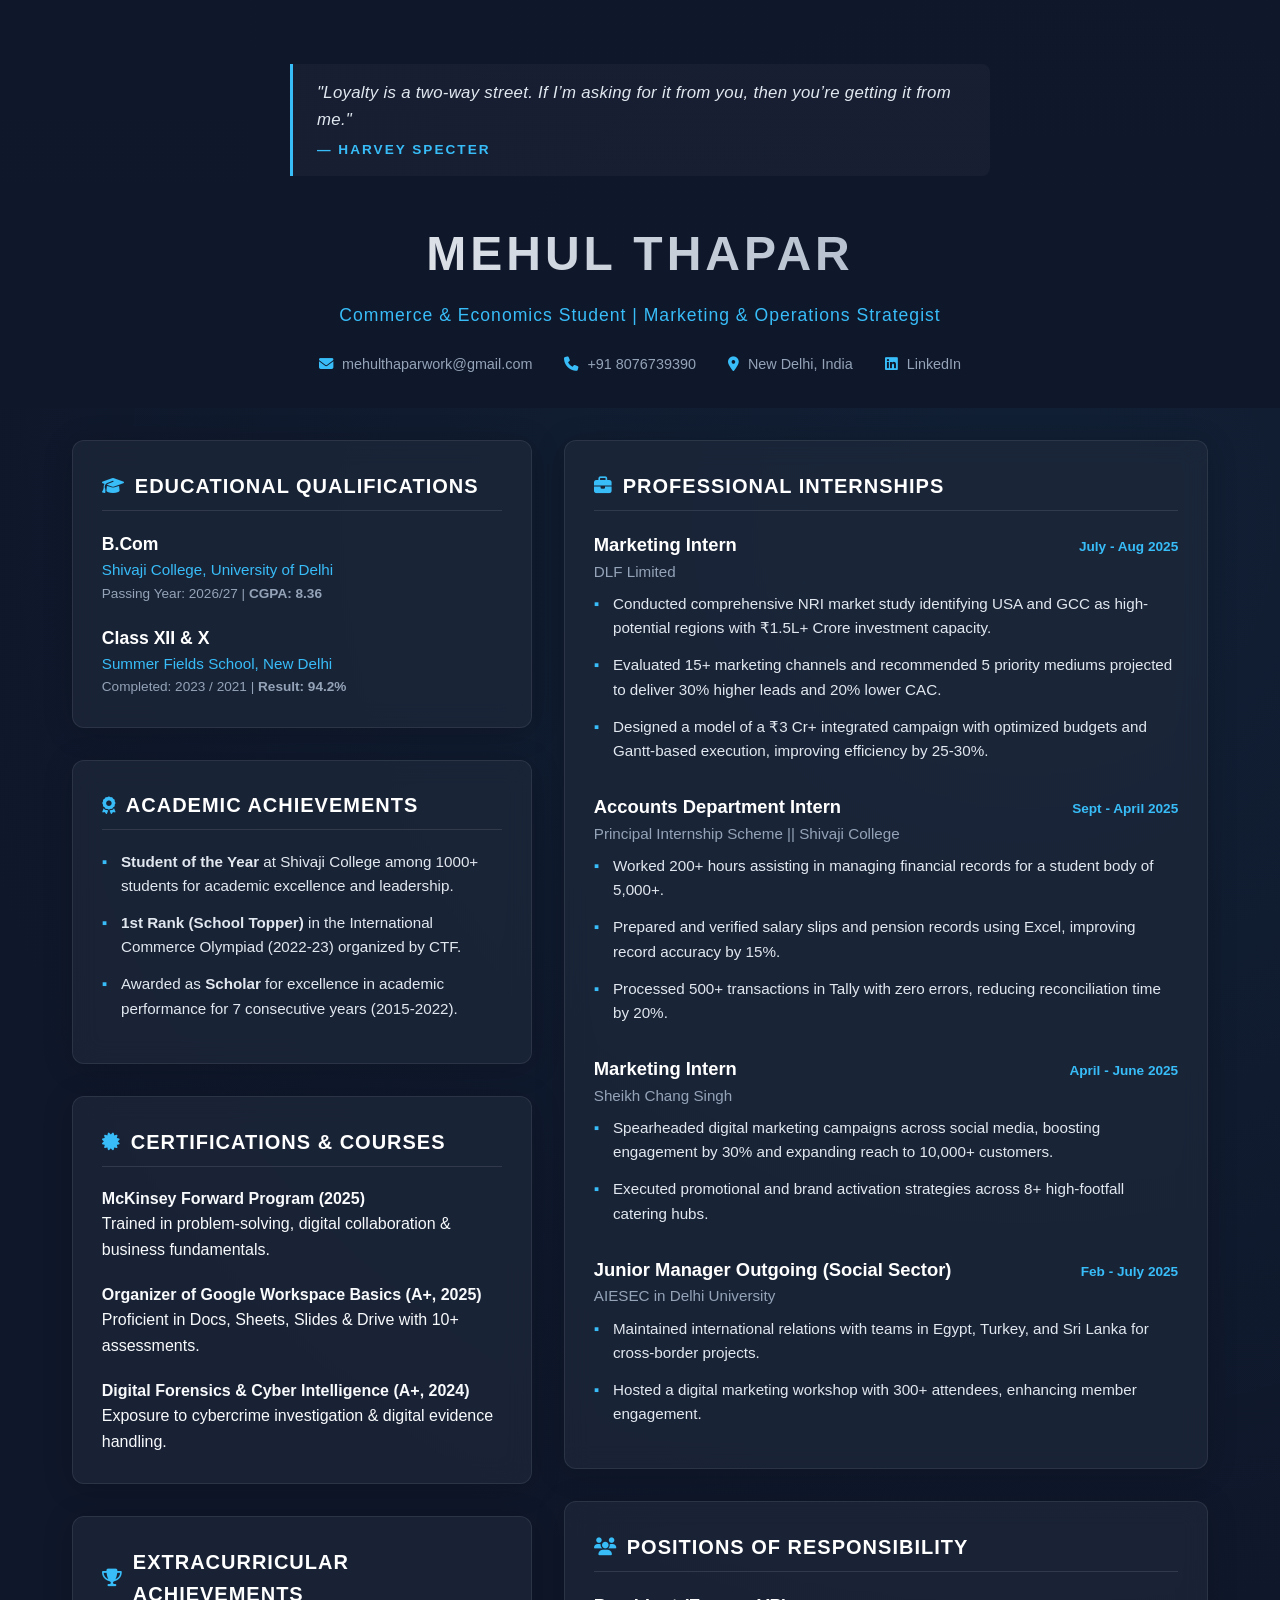
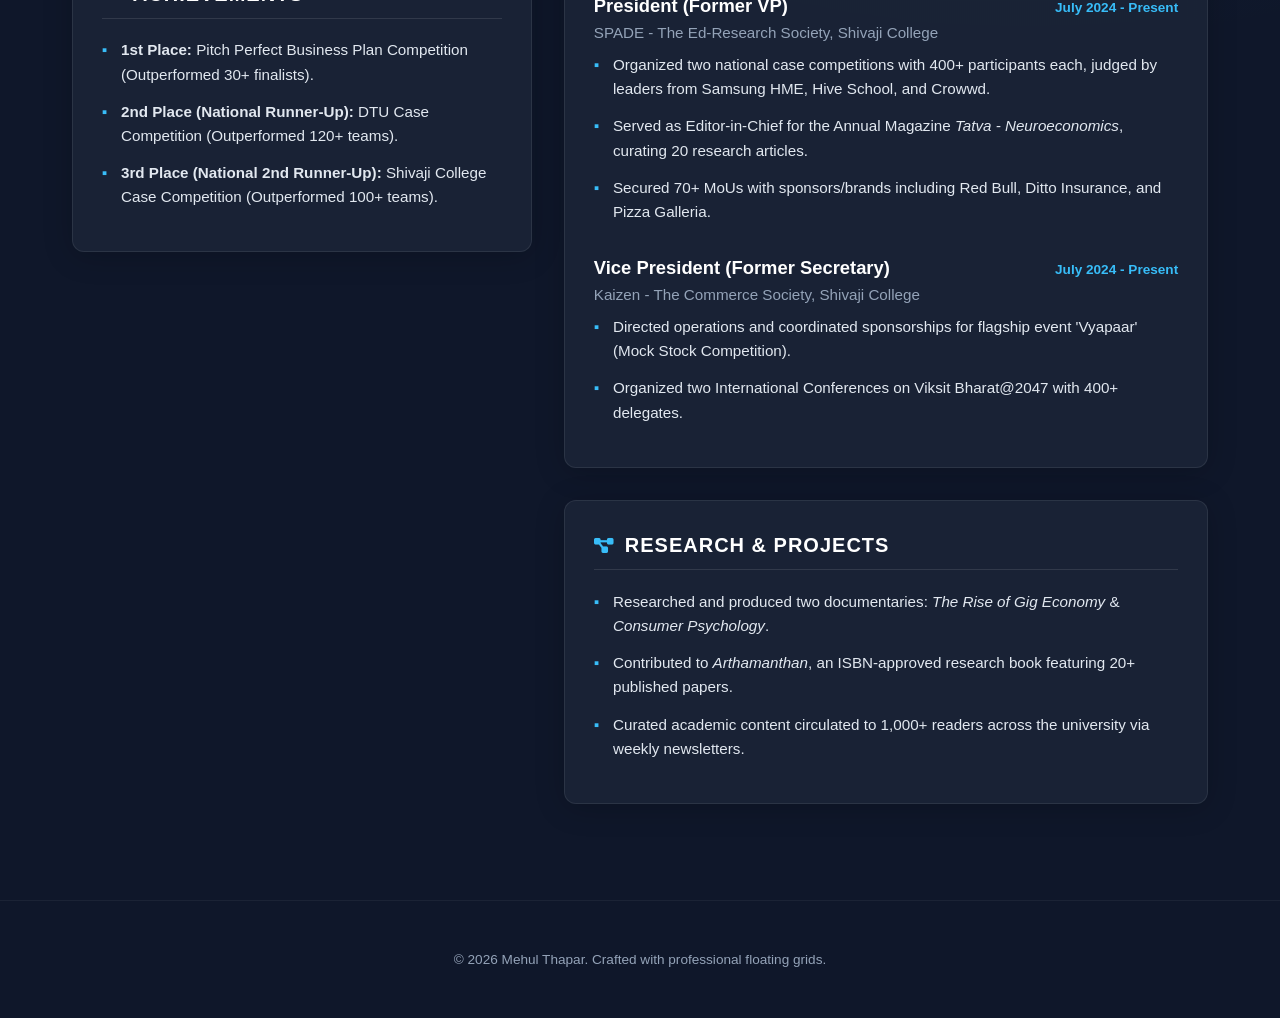
<file: index.html>
<!DOCTYPE html>
<html lang="en">
<head>
    <meta charset="UTF-8">
    <meta name="viewport" content="width=device-width, initial-scale=1.0">
    <title>Mehul Thapar | Portfolio</title>
    <link rel="stylesheet" href="style.css">
    <link rel="stylesheet" href="https://cdnjs.cloudflare.com/ajax/libs/font-awesome/6.4.0/css/all.min.css">
</head>
<body>

    <header class="hero">
        <div class="quote-container">
            <p class="harvey-quote">"Loyalty is a two-way street. If I’m asking for it from you, then you’re getting it from me."</p>
            <span class="quote-author">— Harvey Specter</span>
        </div>
        
        <h1 class="name">MEHUL THAPAR</h1>
        <p class="subtitle">Commerce & Economics Student | Marketing & Operations Strategist</p>
        
        <div class="contact-bar">
            <a href="mailto:mehulthaparwork@gmail.com"><i class="fas fa-envelope"></i> mehulthaparwork@gmail.com</a>
            <a href="tel:+918076739390"><i class="fas fa-phone"></i> +91 8076739390</a>
            <span><i class="fas fa-map-marker-alt"></i> New Delhi, India</span>
            <a href="https://linkedin.com" target="_blank"><i class="fab fa-linkedin"></i> LinkedIn</a>
        </div>
    </header>

    <main class="container">
        
        <div class="column-left">
            
            <section class="tile">
                <h2 class="section-title"><i class="fas fa-graduation-cap"></i> Educational Qualifications</h2>
                <div class="edu-item">
                    <h3>B.Com</h3>
                    <p class="institution">Shivaji College, University of Delhi</p>
                    <p class="meta">Passing Year: 2026/27 | <strong>CGPA: 8.36</strong></p>
                </div>
                <div class="edu-item">
                    <h3>Class XII & X</h3>
                    <p class="institution">Summer Fields School, New Delhi</p>
                    <p class="meta">Completed: 2023 / 2021 | <strong>Result: 94.2%</strong></p>
                </div>
            </section>

            <section class="tile">
                <h2 class="section-title"><i class="fas fa-award"></i> Academic Achievements</h2>
                <ul class="resume-list">
                    <li><strong>Student of the Year</strong> at Shivaji College among 1000+ students for academic excellence and leadership.</li>
                    <li><strong>1st Rank (School Topper)</strong> in the International Commerce Olympiad (2022-23) organized by CTF.</li>
                    <li>Awarded as <strong>Scholar</strong> for excellence in academic performance for 7 consecutive years (2015-2022).</li>
                </ul>
            </section>

            <section class="tile">
                <h2 class="section-title"><i class="fas fa-certificate"></i> Certifications & Courses</h2>
                <div class="cert-item">
                    <strong>McKinsey Forward Program (2025)</strong>
                    <p>Trained in problem-solving, digital collaboration & business fundamentals.</p>
                </div>
                <div class="cert-item">
                    <strong>Organizer of Google Workspace Basics (A+, 2025)</strong>
                    <p>Proficient in Docs, Sheets, Slides & Drive with 10+ assessments.</p>
                </div>
                <div class="cert-item">
                    <strong>Digital Forensics & Cyber Intelligence (A+, 2024)</strong>
                    <p>Exposure to cybercrime investigation & digital evidence handling.</p>
                </div>
            </section>

            <section class="tile">
                <h2 class="section-title"><i class="fas fa-trophy"></i> Extracurricular Achievements</h2>
                <ul class="resume-list">
                    <li><strong>1st Place:</strong> Pitch Perfect Business Plan Competition (Outperformed 30+ finalists).</li>
                    <li><strong>2nd Place (National Runner-Up):</strong> DTU Case Competition (Outperformed 120+ teams).</li>
                    <li><strong>3rd Place (National 2nd Runner-Up):</strong> Shivaji College Case Competition (Outperformed 100+ teams).</li>
                </ul>
            </section>
        </div>

        <div class="column-right">
            
            <section class="tile">
                <h2 class="section-title"><i class="fas fa-briefcase"></i> Professional Internships</h2>
                
                <div class="job-block">
                    <div class="job-header">
                        <h3>Marketing Intern</h3>
                        <span>July - Aug 2025</span>
                    </div>
                    <p class="company">DLF Limited</p>
                    <ul class="resume-list">
                        <li>Conducted comprehensive NRI market study identifying USA and GCC as high-potential regions with ₹1.5L+ Crore investment capacity.</li>
                        <li>Evaluated 15+ marketing channels and recommended 5 priority mediums projected to deliver 30% higher leads and 20% lower CAC.</li>
                        <li>Designed a model of a ₹3 Cr+ integrated campaign with optimized budgets and Gantt-based execution, improving efficiency by 25-30%.</li>
                    </ul>
                </div>

                <div class="job-block">
                    <div class="job-header">
                        <h3>Accounts Department Intern</h3>
                        <span>Sept - April 2025</span>
                    </div>
                    <p class="company">Principal Internship Scheme || Shivaji College</p>
                    <ul class="resume-list">
                        <li>Worked 200+ hours assisting in managing financial records for a student body of 5,000+.</li>
                        <li>Prepared and verified salary slips and pension records using Excel, improving record accuracy by 15%.</li>
                        <li>Processed 500+ transactions in Tally with zero errors, reducing reconciliation time by 20%.</li>
                    </ul>
                </div>

                <div class="job-block">
                    <div class="job-header">
                        <h3>Marketing Intern</h3>
                        <span>April - June 2025</span>
                    </div>
                    <p class="company">Sheikh Chang Singh</p>
                    <ul class="resume-list">
                        <li>Spearheaded digital marketing campaigns across social media, boosting engagement by 30% and expanding reach to 10,000+ customers.</li>
                        <li>Executed promotional and brand activation strategies across 8+ high-footfall catering hubs.</li>
                    </ul>
                </div>

                <div class="job-block">
                    <div class="job-header">
                        <h3>Junior Manager Outgoing (Social Sector)</h3>
                        <span>Feb - July 2025</span>
                    </div>
                    <p class="company">AIESEC in Delhi University</p>
                    <ul class="resume-list">
                        <li>Maintained international relations with teams in Egypt, Turkey, and Sri Lanka for cross-border projects.</li>
                        <li>Hosted a digital marketing workshop with 300+ attendees, enhancing member engagement.</li>
                    </ul>
                </div>
            </section>

            <section class="tile">
                <h2 class="section-title"><i class="fas fa-users"></i> Positions of Responsibility</h2>
                
                <div class="job-block">
                    <div class="job-header">
                        <h3>President (Former VP)</h3>
                        <span>July 2024 - Present</span>
                    </div>
                    <p class="company">SPADE - The Ed-Research Society, Shivaji College</p>
                    <ul class="resume-list">
                        <li>Organized two national case competitions with 400+ participants each, judged by leaders from Samsung HME, Hive School, and Crowwd.</li>
                        <li>Served as Editor-in-Chief for the Annual Magazine <em>Tatva - Neuroeconomics</em>, curating 20 research articles.</li>
                        <li>Secured 70+ MoUs with sponsors/brands including Red Bull, Ditto Insurance, and Pizza Galleria.</li>
                    </ul>
                </div>

                <div class="job-block">
                    <div class="job-header">
                        <h3>Vice President (Former Secretary)</h3>
                        <span>July 2024 - Present</span>
                    </div>
                    <p class="company">Kaizen - The Commerce Society, Shivaji College</p>
                    <ul class="resume-list">
                        <li>Directed operations and coordinated sponsorships for flagship event 'Vyapaar' (Mock Stock Competition).</li>
                        <li>Organized two International Conferences on Viksit Bharat@2047 with 400+ delegates.</li>
                    </ul>
                </div>
            </section>

            <section class="tile">
                <h2 class="section-title"><i class="fas fa-project-diagram"></i> Research & Projects</h2>
                <ul class="resume-list">
                    <li>Researched and produced two documentaries: <em>The Rise of Gig Economy</em> & <em>Consumer Psychology</em>.</li>
                    <li>Contributed to <em>Arthamanthan</em>, an ISBN-approved research book featuring 20+ published papers.</li>
                    <li>Curated academic content circulated to 1,000+ readers across the university via weekly newsletters.</li>
                </ul>
            </section>

        </div>
    </main>

    <footer>
        <p>&copy; 2026 Mehul Thapar. Crafted with professional floating grids.</p>
    </footer>

</body>
</html>
</file>
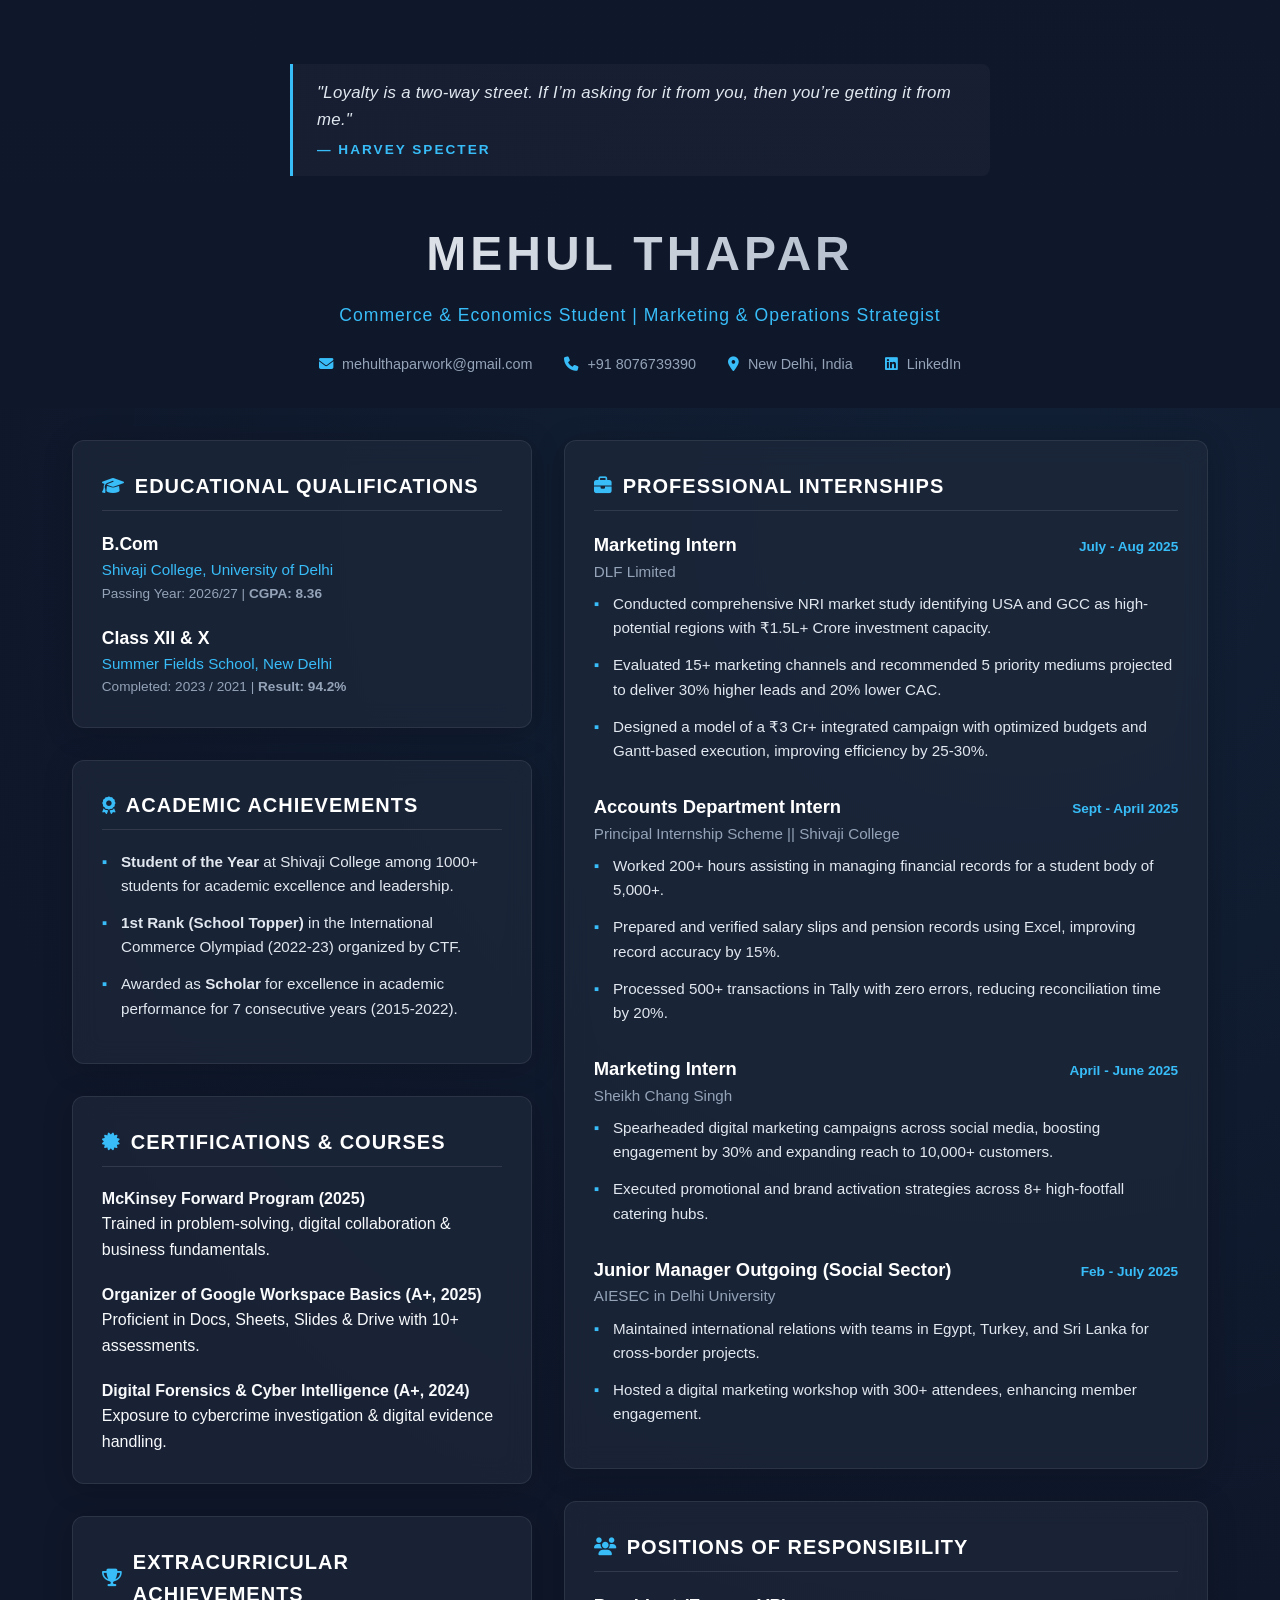
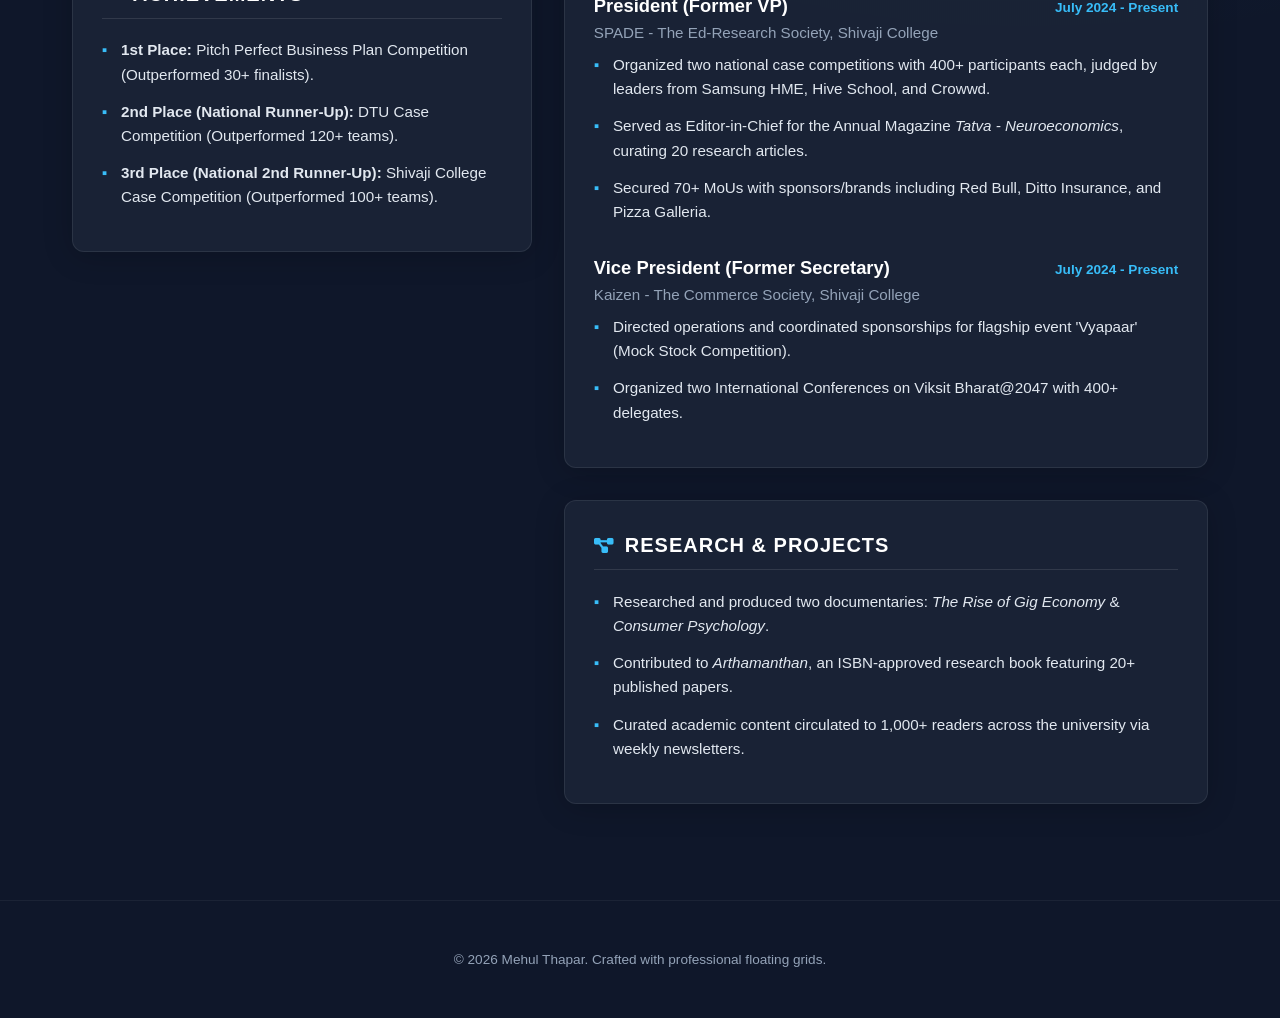
<file: gemini-code-1779011115526.html>
<!DOCTYPE html>
<html lang="en">
<head>
    <meta charset="UTF-8">
    <meta name="viewport" content="width=device-width, initial-scale=1.0">
    <title>Mehul Thapar | Portfolio</title>
    <link rel="stylesheet" href="style.css">
    <link rel="stylesheet" href="https://cdnjs.cloudflare.com/ajax/libs/font-awesome/6.4.0/css/all.min.css">
</head>
<body>

    <header class="hero">
        <div class="quote-container">
            <p class="harvey-quote">"Loyalty is a two-way street. If I’m asking for it from you, then you’re getting it from me."</p>
            <span class="quote-author">— Harvey Specter</span>
        </div>
        
        <h1 class="name">MEHUL THAPAR</h1>
        <p class="subtitle">Commerce & Economics Student | Marketing & Operations Strategist</p>
        
        <div class="contact-bar">
            <a href="mailto:mehulthaparwork@gmail.com"><i class="fas fa-envelope"></i> mehulthaparwork@gmail.com</a>
            <a href="tel:+918076739390"><i class="fas fa-phone"></i> +91 8076739390</a>
            <span><i class="fas fa-map-marker-alt"></i> New Delhi, India</span>
            <a href="https://linkedin.com" target="_blank"><i class="fab fa-linkedin"></i> LinkedIn</a>
        </div>
    </header>

    <main class="container">
        
        <div class="column-left">
            
            <section class="tile">
                <h2 class="section-title"><i class="fas fa-graduation-cap"></i> Educational Qualifications</h2>
                <div class="edu-item">
                    <h3>B.Com</h3>
                    <p class="institution">Shivaji College, University of Delhi</p>
                    <p class="meta">Passing Year: 2026/27 | <strong>CGPA: 8.36</strong></p>
                </div>
                <div class="edu-item">
                    <h3>Class XII & X</h3>
                    <p class="institution">Summer Fields School, New Delhi</p>
                    <p class="meta">Completed: 2023 / 2021 | <strong>Result: 94.2%</strong></p>
                </div>
            </section>

            <section class="tile">
                <h2 class="section-title"><i class="fas fa-award"></i> Academic Achievements</h2>
                <ul class="resume-list">
                    <li><strong>Student of the Year</strong> at Shivaji College among 1000+ students for academic excellence and leadership.</li>
                    <li><strong>1st Rank (School Topper)</strong> in the International Commerce Olympiad (2022-23) organized by CTF.</li>
                    <li>Awarded as <strong>Scholar</strong> for excellence in academic performance for 7 consecutive years (2015-2022).</li>
                </ul>
            </section>

            <section class="tile">
                <h2 class="section-title"><i class="fas fa-certificate"></i> Certifications & Courses</h2>
                <div class="cert-item">
                    <strong>McKinsey Forward Program (2025)</strong>
                    <p>Trained in problem-solving, digital collaboration & business fundamentals.</p>
                </div>
                <div class="cert-item">
                    <strong>Organizer of Google Workspace Basics (A+, 2025)</strong>
                    <p>Proficient in Docs, Sheets, Slides & Drive with 10+ assessments.</p>
                </div>
                <div class="cert-item">
                    <strong>Digital Forensics & Cyber Intelligence (A+, 2024)</strong>
                    <p>Exposure to cybercrime investigation & digital evidence handling.</p>
                </div>
            </section>

            <section class="tile">
                <h2 class="section-title"><i class="fas fa-trophy"></i> Extracurricular Achievements</h2>
                <ul class="resume-list">
                    <li><strong>1st Place:</strong> Pitch Perfect Business Plan Competition (Outperformed 30+ finalists).</li>
                    <li><strong>2nd Place (National Runner-Up):</strong> DTU Case Competition (Outperformed 120+ teams).</li>
                    <li><strong>3rd Place (National 2nd Runner-Up):</strong> Shivaji College Case Competition (Outperformed 100+ teams).</li>
                </ul>
            </section>
        </div>

        <div class="column-right">
            
            <section class="tile">
                <h2 class="section-title"><i class="fas fa-briefcase"></i> Professional Internships</h2>
                
                <div class="job-block">
                    <div class="job-header">
                        <h3>Marketing Intern</h3>
                        <span>July - Aug 2025</span>
                    </div>
                    <p class="company">DLF Limited</p>
                    <ul class="resume-list">
                        <li>Conducted comprehensive NRI market study identifying USA and GCC as high-potential regions with ₹1.5L+ Crore investment capacity.</li>
                        <li>Evaluated 15+ marketing channels and recommended 5 priority mediums projected to deliver 30% higher leads and 20% lower CAC.</li>
                        <li>Designed a model of a ₹3 Cr+ integrated campaign with optimized budgets and Gantt-based execution, improving efficiency by 25-30%.</li>
                    </ul>
                </div>

                <div class="job-block">
                    <div class="job-header">
                        <h3>Accounts Department Intern</h3>
                        <span>Sept - April 2025</span>
                    </div>
                    <p class="company">Principal Internship Scheme || Shivaji College</p>
                    <ul class="resume-list">
                        <li>Worked 200+ hours assisting in managing financial records for a student body of 5,000+.</li>
                        <li>Prepared and verified salary slips and pension records using Excel, improving record accuracy by 15%.</li>
                        <li>Processed 500+ transactions in Tally with zero errors, reducing reconciliation time by 20%.</li>
                    </ul>
                </div>

                <div class="job-block">
                    <div class="job-header">
                        <h3>Marketing Intern</h3>
                        <span>April - June 2025</span>
                    </div>
                    <p class="company">Sheikh Chang Singh</p>
                    <ul class="resume-list">
                        <li>Spearheaded digital marketing campaigns across social media, boosting engagement by 30% and expanding reach to 10,000+ customers.</li>
                        <li>Executed promotional and brand activation strategies across 8+ high-footfall catering hubs.</li>
                    </ul>
                </div>

                <div class="job-block">
                    <div class="job-header">
                        <h3>Junior Manager Outgoing (Social Sector)</h3>
                        <span>Feb - July 2025</span>
                    </div>
                    <p class="company">AIESEC in Delhi University</p>
                    <ul class="resume-list">
                        <li>Maintained international relations with teams in Egypt, Turkey, and Sri Lanka for cross-border projects.</li>
                        <li>Hosted a digital marketing workshop with 300+ attendees, enhancing member engagement.</li>
                    </ul>
                </div>
            </section>

            <section class="tile">
                <h2 class="section-title"><i class="fas fa-users"></i> Positions of Responsibility</h2>
                
                <div class="job-block">
                    <div class="job-header">
                        <h3>President (Former VP)</h3>
                        <span>July 2024 - Present</span>
                    </div>
                    <p class="company">SPADE - The Ed-Research Society, Shivaji College</p>
                    <ul class="resume-list">
                        <li>Organized two national case competitions with 400+ participants each, judged by leaders from Samsung HME, Hive School, and Crowwd.</li>
                        <li>Served as Editor-in-Chief for the Annual Magazine <em>Tatva - Neuroeconomics</em>, curating 20 research articles.</li>
                        <li>Secured 70+ MoUs with sponsors/brands including Red Bull, Ditto Insurance, and Pizza Galleria.</li>
                    </ul>
                </div>

                <div class="job-block">
                    <div class="job-header">
                        <h3>Vice President (Former Secretary)</h3>
                        <span>July 2024 - Present</span>
                    </div>
                    <p class="company">Kaizen - The Commerce Society, Shivaji College</p>
                    <ul class="resume-list">
                        <li>Directed operations and coordinated sponsorships for flagship event 'Vyapaar' (Mock Stock Competition).</li>
                        <li>Organized two International Conferences on Viksit Bharat@2047 with 400+ delegates.</li>
                    </ul>
                </div>
            </section>

            <section class="tile">
                <h2 class="section-title"><i class="fas fa-project-diagram"></i> Research & Projects</h2>
                <ul class="resume-list">
                    <li>Researched and produced two documentaries: <em>The Rise of Gig Economy</em> & <em>Consumer Psychology</em>.</li>
                    <li>Contributed to <em>Arthamanthan</em>, an ISBN-approved research book featuring 20+ published papers.</li>
                    <li>Curated academic content circulated to 1,000+ readers across the university via weekly newsletters.</li>
                </ul>
            </section>

        </div>
    </main>

    <footer>
        <p>&copy; 2026 Mehul Thapar. Crafted with professional floating grids.</p>
    </footer>

</body>
</html>
</file>
<file: style.css>
/* --- Global Reset & Professional Theme Customization --- */
* {
    margin: 0;
    padding: 0;
    box-sizing: border-box;
    font-family: 'Segoe UI', Tahoma, Geneva, Verdana, sans-serif;
}

:root {
    --bg-color: #0f172a;       /* Deep executive Slate Black/Blue */
    --accent-color: #38bdf8;   /* Clean High-Tech Corporate Light Blue */
    --text-primary: #f8fafc;   /* Stark Crisp White Text */
    --text-muted: #94a3b8;     /* Clean Gray Subtext */
    --tile-bg: rgba(30, 41, 59, 0.7); /* Translucent Backdrop for Glassmorphism */
    --tile-border: rgba(255, 255, 255, 0.08);
}

body {
    background-color: var(--bg-color);
    color: var(--text-primary);
    line-height: 1.6;
    overflow-x: hidden;
    background-image: radial-gradient(circle at 80% 20%, rgba(56, 189, 248, 0.05) 0%, transparent 50%);
}

/* --- Harvey Specter Quote Component --- */
.quote-container {
    max-width: 700px;
    margin: 0 auto 2.5rem auto;
    padding: 1rem 1.5rem;
    border-left: 3px solid var(--accent-color);
    background: rgba(255, 255, 255, 0.03);
    border-radius: 0 8px 8px 0;
    text-align: left;
}

.harvey-quote {
    font-style: italic;
    font-size: 1.05rem;
    color: #e2e8f0;
    letter-spacing: 0.3px;
    margin-bottom: 0.3rem;
}

.quote-author {
    font-size: 0.85rem;
    text-transform: uppercase;
    letter-spacing: 2px;
    color: var(--accent-color);
    display: block;
    font-weight: 700;
}

/* --- Hero/Header System --- */
.hero {
    text-align: center;
    padding: 4rem 2rem 2rem 2rem;
    background: linear-gradient(180deg, rgba(15, 23, 42, 0.9) 0%, var(--bg-color) 100%);
}

.name {
    font-size: 3rem;
    font-weight: 800;
    letter-spacing: 4px;
    margin-bottom: 0.5rem;
    background: linear-gradient(to right, #ffffff, #94a3b8);
    -webkit-background-clip: text;
    -webkit-text-fill-color: transparent;
}

.subtitle {
    color: var(--accent-color);
    font-size: 1.1rem;
    font-weight: 500;
    margin-bottom: 1.5rem;
    letter-spacing: 1px;
}

.contact-bar {
    display: flex;
    justify-content: center;
    gap: 2rem;
    flex-wrap: wrap;
    font-size: 0.9rem;
    color: var(--text-muted);
}

.contact-bar a {
    color: var(--text-muted);
    text-decoration: none;
    transition: color 0.3s ease;
}

.contact-bar a:hover {
    color: var(--accent-color);
}

.contact-bar i {
    color: var(--accent-color);
    margin-right: 5px;
}

/* --- Clean 2-Column Floating Tile Layout --- */
.container {
    max-width: 1200px;
    margin: 0 auto;
    padding: 2rem;
    display: grid;
    grid-template-columns: 1fr 1.4fr;
    gap: 2rem;
    align-items: start;
}

.column-left, .column-right {
    display: flex;
    flex-direction: column;
    gap: 2rem;
}

/* --- Interactive Floating Tiles Mechanics --- */
.tile {
    background: var(--tile-bg);
    border: 1px solid var(--tile-border);
    border-radius: 12px;
    padding: 1.8rem;
    backdrop-filter: blur(12px);
    -webkit-backdrop-filter: blur(12px);
    box-shadow: 0 4px 30px rgba(0, 0, 0, 0.2);
    
    /* Interactive Translation Transition Configuration */
    transform: translateY(0);
    transition: transform 0.4s cubic-bezier(0.16, 1, 0.3, 1), 
                box-shadow 0.4s cubic-bezier(0.16, 1, 0.3, 1), 
                border-color 0.4s ease;
}

/* Floating Elevation Trigger on Hover */
.tile:hover {
    transform: translateY(-6px);
    border-color: rgba(56, 189, 248, 0.3);
    box-shadow: 0 12px 40px rgba(56, 189, 248, 0.08);
}

/* --- Content Typographic Accents --- */
.section-title {
    font-size: 1.25rem;
    font-weight: 700;
    letter-spacing: 1px;
    margin-bottom: 1.2rem;
    text-transform: uppercase;
    color: #ffffff;
    border-bottom: 1px solid rgba(255, 255, 255, 0.1);
    padding-bottom: 0.5rem;
    display: flex;
    align-items: center;
    gap: 10px;
}

.section-title i {
    color: var(--accent-color);
    font-size: 1.1rem;
}

.resume-list {
    list-style: none;
}

.resume-list li {
    position: relative;
    padding-left: 1.2rem;
    margin-bottom: 0.8rem;
    font-size: 0.95rem;
    color: #e2e8f0;
}

.resume-list li::before {
    content: "▪";
    position: absolute;
    left: 0;
    color: var(--accent-color);
}

/* Internal Components Structuring */
.edu-item, .cert-item {
    margin-bottom: 1.2rem;
}

.edu-item:last-child, .cert-item:last-child {
    margin-bottom: 0;
}

.edu-item h3 {
    font-size: 1.1rem;
    color: #ffffff;
}

.institution {
    color: var(--accent-color);
    font-size: 0.95rem;
}

.meta {
    font-size: 0.85rem;
    color: var(--text-muted);
}

/* Job & Internship Blocks Layout */
.job-block {
    margin-bottom: 1.8rem;
}

.job-block:last-child {
    margin-bottom: 0;
}

.job-header {
    display: flex;
    justify-content: space-between;
    align-items: baseline;
    flex-wrap: wrap;
}

.job-header h3 {
    font-size: 1.15rem;
    color: #ffffff;
}

.job-header span {
    font-size: 0.85rem;
    color: var(--accent-color);
    font-weight: 600;
}

.company {
    font-size: 0.95rem;
    color: var(--text-muted);
    margin-bottom: 0.5rem;
    font-weight: 500;
}

/* --- Footer Frame --- */
footer {
    text-align: center;
    padding: 3rem 1rem;
    color: var(--text-muted);
    font-size: 0.85rem;
    border-top: 1px solid rgba(255, 255, 255, 0.05);
    margin-top: 4rem;
}

/* --- Responsive Adaptability Matrix --- */
@media (max-width: 900px) {
    .container {
        grid-template-columns: 1fr;
        padding: 1rem;
        gap: 1.5rem;
    }
    .hero {
        padding: 2.5rem 1rem 1rem 1rem;
    }
    .name {
        font-size: 2.2rem;
    }
    .contact-bar {
        gap: 1rem;
    }
}
</file>
